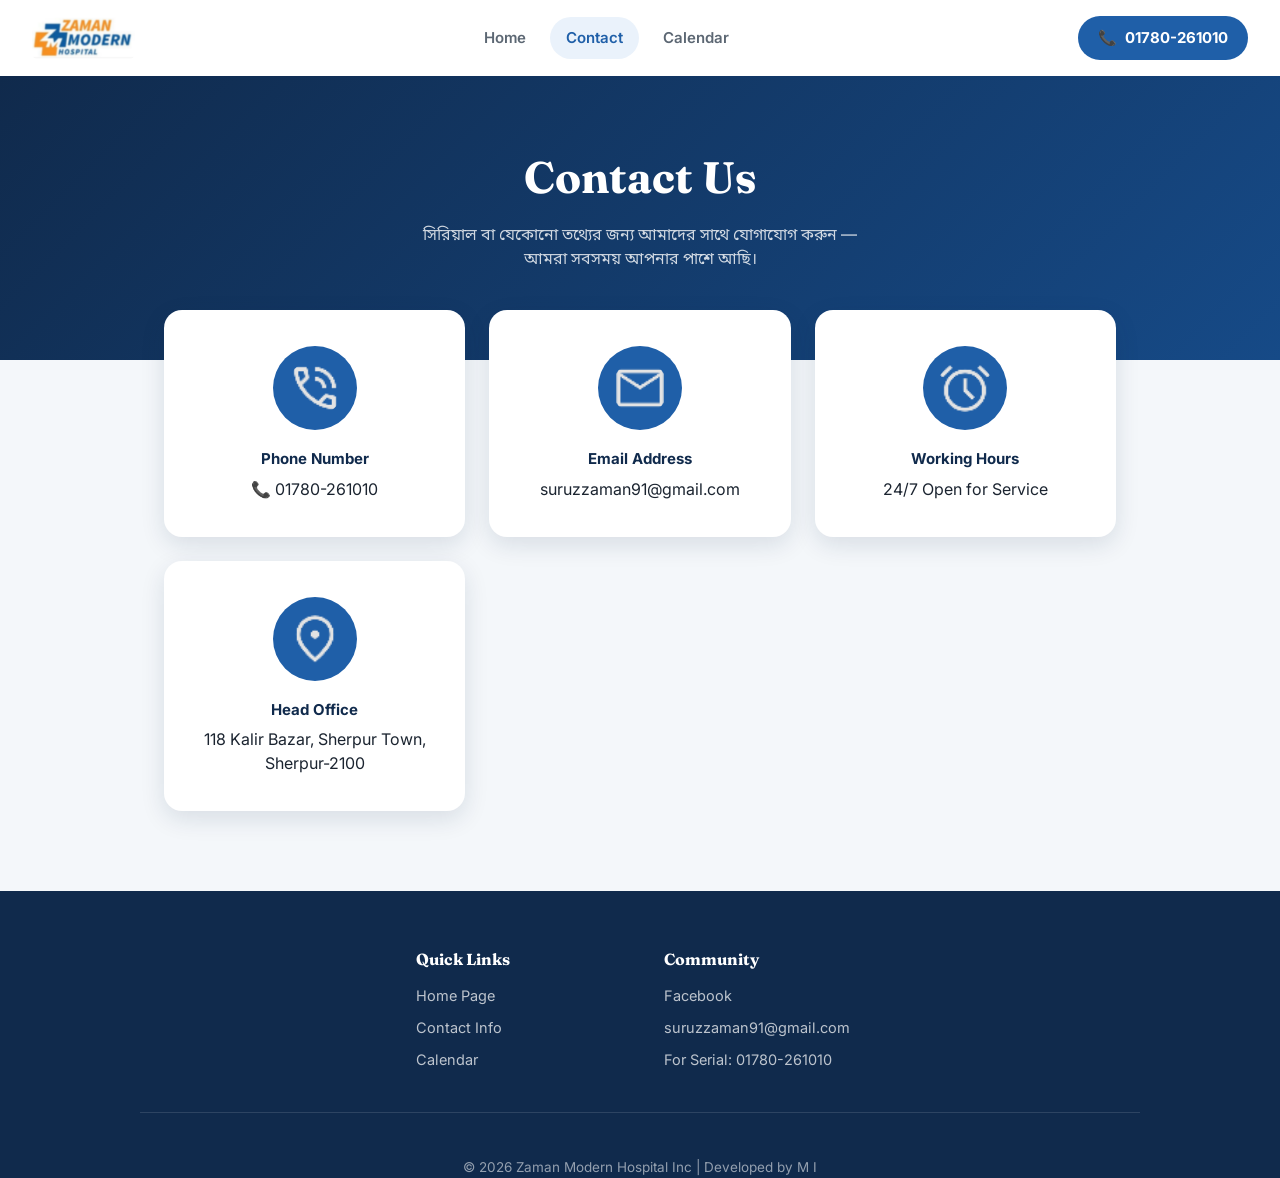
<file: contact (1).html>
<!DOCTYPE html>
<html lang="bn">
<head>
    <meta charset="UTF-8">
    <meta name="viewport" content="width=device-width, initial-scale=1.0">
    <title>Zaman Modern Hospital | Contact</title>
    <link rel="icon" type="image/png" href="favicon.png">
    <link rel="stylesheet" href="index.css">
    <link rel="preconnect" href="https://fonts.googleapis.com">
    <link rel="preconnect" href="https://fonts.gstatic.com" crossorigin>
    <link href="https://fonts.googleapis.com/css2?family=Fraunces:wght@500;600;700&family=Inter:wght@400;500;600;700&family=Noto+Sans+Bengali:wght@400;500;600;700&family=Noto+Serif+Bengali:wght@600;700&display=swap" rel="stylesheet">
</head>
<body class="body">
    <div class="bg-blur"></div>

    <div class="content">
        <nav class="nav">
            <div class="navdiv">
                <div class="logo"><a href="index.html"><img class="img" src="Untitled design (14).png" alt="Zaman Modern Hospital"></a></div>
            </div>

            <div class="nav-links-desktop">
                <a href="index.html">Home</a>
                <a href="contact.html" class="active">Contact</a>
                <a href="store.html">Calendar</a>
            </div>

            <div class="nav-right">
                <a class="nav-call" href="tel:01780261010">📞 <span>01780-261010</span></a>
            </div>
        </nav>

        <div class="sidebar-toggle" id="sidebarToggle">☰</div>

        <nav class="nav-list" id="sidebar">
            <li><a href="index.html">Home</a></li>
            <li><a href="contact.html" class="active">Contact</a></li>
            <li><a href="store.html">Calendar</a></li>
        </nav>

        <section class="contact-hero">
            <h1>Contact Us</h1>
            <p>সিরিয়াল বা যেকোনো তথ্যের জন্য আমাদের সাথে যোগাযোগ করুন — আমরা সবসময় আপনার পাশে আছি।</p>
        </section>

        <div class="contact-grid">

            <div class="independent">
                <div class="in-div-c">
                    <img class="phone" src="phone_in_talk_40dp_E3E3E3_FILL0_wght400_GRAD0_opsz40.png" alt="">
                    <p class="rank">Phone Number</p>
                    <p>📞 01780-261010</p>
                </div>
            </div>

            <div class="indepe">
                <div class="in-div-c1">
                    <img class="mail" src="mail_40dp_E3E3E3_FILL0_wght400_GRAD0_opsz40.png" alt="">
                    <p class="rank">Email Address</p>
                    <p>suruzzaman91@gmail.com</p>
                </div>
            </div>

            <div class="independent">
                <div class="in-div-c2">
                    <img class="phone" src="alarm_40dp_E3E3E3_FILL0_wght400_GRAD0_opsz40.png" alt="">
                    <p class="rank">Working Hours</p>
                    <p>24/7 Open for Service</p>
                </div>
            </div>

            <div class="indepe">
                <div class="in-div-c3">
                    <img class="mail" src="location_on_40dp_E3E3E3_FILL0_wght400_GRAD0_opsz40.png" alt="">
                    <p class="rank">Head Office</p>
                    <p>118 Kalir Bazar, Sherpur Town, Sherpur-2100</p>
                </div>
            </div>

        </div>

        <footer class="footer">
            <div class="supreme">
                <div class="div-li-z">
                    <p class="z-p">Quick Links</p>
                    <a href="index.html"><li class="li-z">Home Page</li></a>
                    <a href="contact.html"><li class="li-z">Contact Info</li></a>
                    <a href="store.html"><li class="li-z">Calendar</li></a>
                </div>

                <div class="div-li-z1">
                    <p class="z-p">Community</p>
                    <a href="https://www.facebook.com/zamanmodernhospital/?locale=bn_IN"><li class="li-z">Facebook</li></a>
                    <li class="li-z">suruzzaman91@gmail.com</li>
                    <li class="li-z">For Serial: 01780-261010</li>
                </div>
            </div>
        </footer>

        <div class="f-div">
            <p class="f-p">© 2026 Zaman Modern Hospital Inc | Developed by M I</p>
        </div>
    </div>

    <script>
        const toggle = document.getElementById("sidebarToggle");
        const sidebar = document.getElementById("sidebar");

        if (toggle && sidebar) {
            toggle.addEventListener("click", () => {
                sidebar.classList.toggle("open");
            });
        }
    </script>
</body>
</html>
</file>
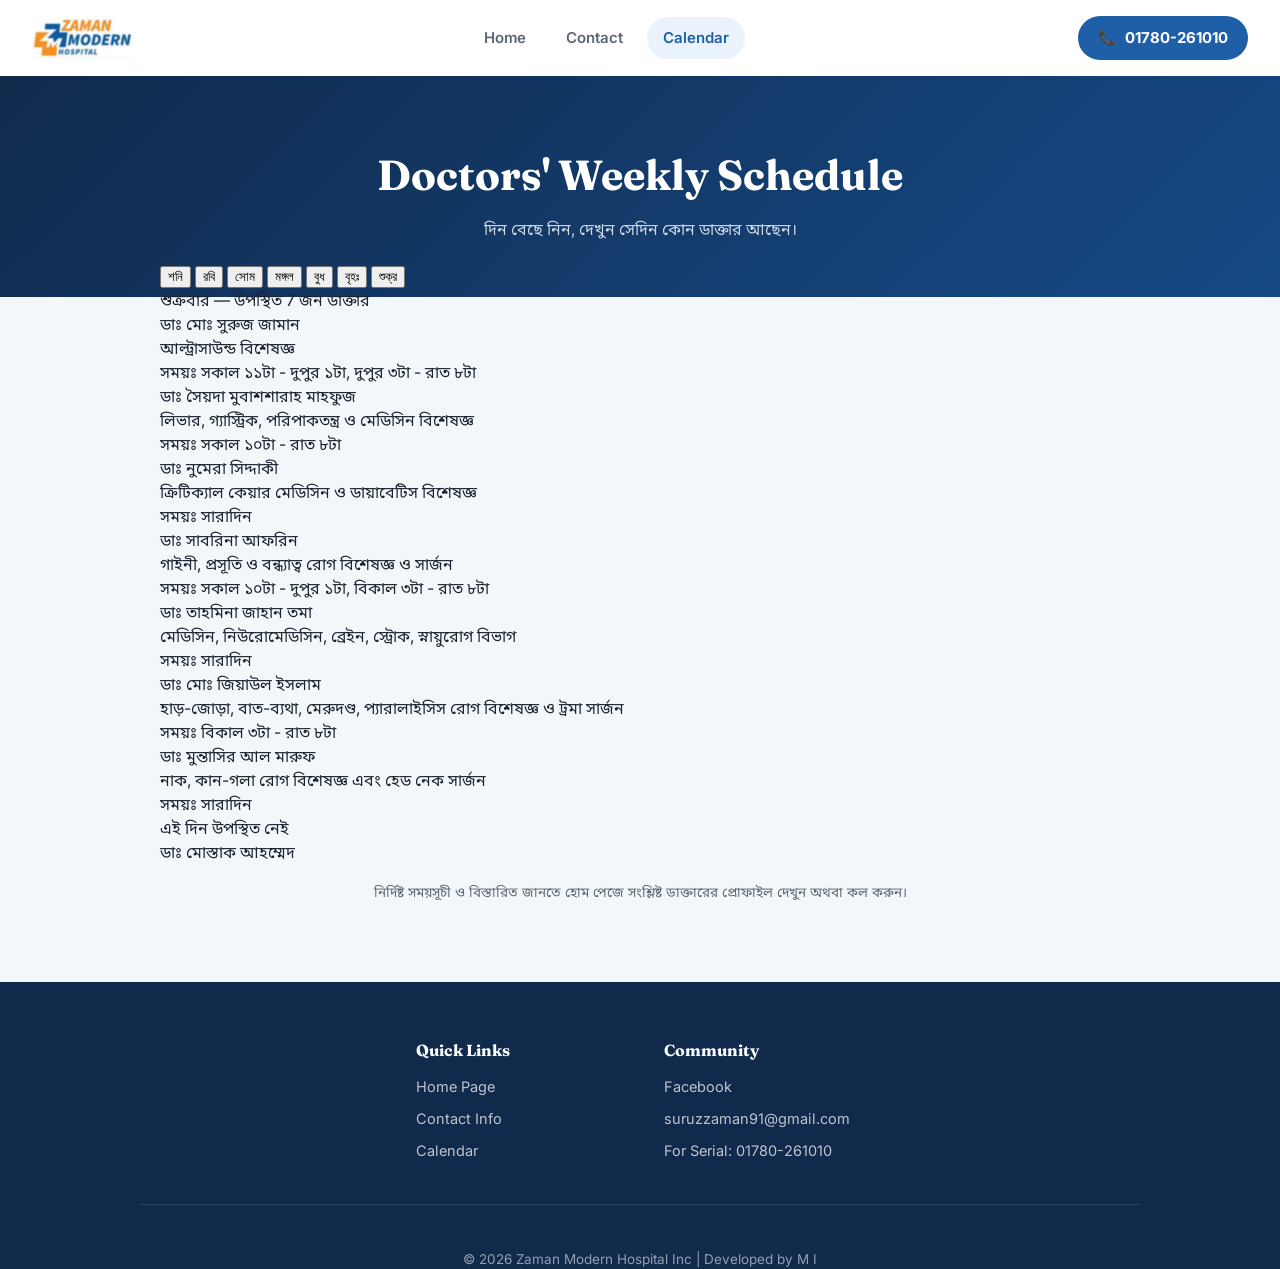
<file: store (1).html>
<!DOCTYPE html>
<html lang="bn">
<head>
    <meta charset="UTF-8">
    <meta name="viewport" content="width=device-width, initial-scale=1.0">
    <title>Zaman Modern Hospital | Calendar</title>
    <link rel="icon" type="image/png" href="favicon.png">
    <link rel="stylesheet" href="index.css">
    <link rel="preconnect" href="https://fonts.googleapis.com">
    <link rel="preconnect" href="https://fonts.gstatic.com" crossorigin>
    <link href="https://fonts.googleapis.com/css2?family=Fraunces:wght@500;600;700&family=Inter:wght@400;500;600;700&family=Noto+Sans+Bengali:wght@400;500;600;700&family=Noto+Serif+Bengali:wght@600;700&display=swap" rel="stylesheet">
</head>
<body class="body">
    <div class="bg-blur"></div>

    <div class="content">
        <nav class="nav">
            <div class="navdiv">
                <div class="logo"><a href="index.html"><img class="img" src="Untitled design (14).png" alt="Zaman Modern Hospital"></a></div>
            </div>

            <div class="nav-links-desktop">
                <a href="index.html">Home</a>
                <a href="contact.html">Contact</a>
                <a href="store.html" class="active">Calendar</a>
            </div>

            <div class="nav-right">
                <a class="nav-call" href="tel:01780261010">📞 <span>01780-261010</span></a>
            </div>
        </nav>

        <div class="sidebar-toggle" id="sidebarToggle">☰</div>

        <nav class="nav-list" id="sidebar">
            <li><a href="index.html">Home</a></li>
            <li><a href="contact.html">Contact</a></li>
            <li><a href="store.html" class="active">Calendar</a></li>
        </nav>

        <section class="schedule-hero">
            <h1>Doctors' Weekly Schedule</h1>
            <p>দিন বেছে নিন, দেখুন সেদিন কোন ডাক্তার আছেন।</p>
        </section>

        <div class="schedule-wrap">
            <div class="day-picker" id="dayPicker">
                <button type="button" class="day-btn" data-day="sat">শনি</button>
                <button type="button" class="day-btn" data-day="sun">রবি</button>
                <button type="button" class="day-btn" data-day="mon">সোম</button>
                <button type="button" class="day-btn" data-day="tue">মঙ্গল</button>
                <button type="button" class="day-btn" data-day="wed">বুধ</button>
                <button type="button" class="day-btn" data-day="thu">বৃহঃ</button>
                <button type="button" class="day-btn" data-day="fri">শুক্র</button>
            </div>

            <div class="day-list" id="dayList"></div>

            <p class="schedule-note">নির্দিষ্ট সময়সূচী ও বিস্তারিত জানতে হোম পেজে সংশ্লিষ্ট ডাক্তারের প্রোফাইল দেখুন অথবা কল করুন।</p>
        </div>

        <footer class="footer">
            <div class="supreme">
                <div class="div-li-z">
                    <p class="z-p">Quick Links</p>
                    <a href="index.html"><li class="li-z">Home Page</li></a>
                    <a href="contact.html"><li class="li-z">Contact Info</li></a>
                    <a href="store.html"><li class="li-z">Calendar</li></a>
                </div>

                <div class="div-li-z1">
                    <p class="z-p">Community</p>
                    <a href="https://www.facebook.com/zamanmodernhospital/?locale=bn_IN"><li class="li-z">Facebook</li></a>
                    <li class="li-z">suruzzaman91@gmail.com</li>
                    <li class="li-z">For Serial: 01780-261010</li>
                </div>
            </div>
        </footer>

        <div class="f-div">
            <p class="f-p">© 2026 Zaman Modern Hospital Inc | Developed by M I</p>
        </div>
    </div>

    <script>
        const toggle = document.getElementById("sidebarToggle");
        const sidebar = document.getElementById("sidebar");

        if (toggle && sidebar) {
            toggle.addEventListener("click", () => {
                sidebar.classList.toggle("open");
            });
        }

        const dayLabels = { sat: "শনিবার", sun: "রবিবার", mon: "সোমবার", tue: "মঙ্গলবার", wed: "বুধবার", thu: "বৃহস্পতিবার", fri: "শুক্রবার" };

        const doctors = [
            { name: "ডাঃ মোঃ সুরুজ জামান", dept: "আল্ট্রাসাউন্ড বিশেষজ্ঞ", color: "var(--dep-ultra)", time: "সকাল ১১টা - দুপুর ১টা, দুপুর ৩টা - রাত ৮টা", days: ["sat","sun","mon","tue","wed","thu","fri"] },
            { name: "ডাঃ মোস্তাক আহম্মেদ", dept: "হৃদরোগ ও মেডিসিন বিশেষজ্ঞ", color: "var(--dep-cardio)", time: "বিকাল ৩টা - রাত ৮টা", days: ["mon","tue","wed","thu"] },
            { name: "ডাঃ সৈয়দা মুবাশশারাহ মাহফুজ", dept: "লিভার, গ্যাস্ট্রিক, পরিপাকতন্ত্র ও মেডিসিন বিশেষজ্ঞ", color: "var(--dep-gastro)", time: "সকাল ১০টা - রাত ৮টা", days: ["fri"] },
            { name: "ডাঃ নুমেরা সিদ্দাকী", dept: "ক্রিটিক্যাল কেয়ার মেডিসিন ও ডায়াবেটিস বিশেষজ্ঞ", color: "var(--dep-critical)", time: "সারাদিন", days: ["fri"] },
            { name: "ডাঃ সাবরিনা আফরিন", dept: "গাইনী, প্রসূতি ও বন্ধ্যাত্ব রোগ বিশেষজ্ঞ ও সার্জন", color: "var(--dep-gyn)", time: "সকাল ১০টা - দুপুর ১টা, বিকাল ৩টা - রাত ৮টা", days: ["sat","sun","mon","tue","wed","thu","fri"] },
            { name: "ডাঃ তাহমিনা জাহান তমা", dept: "মেডিসিন, নিউরোমেডিসিন, ব্রেইন, স্ট্রোক, স্নায়ুরোগ বিভাগ", color: "var(--dep-neuro)", time: "সারাদিন", days: ["fri"] },
            { name: "ডাঃ মোঃ জিয়াউল ইসলাম", dept: "হাড়-জোড়া, বাত-ব্যথা, মেরুদণ্ড, প্যারালাইসিস রোগ বিশেষজ্ঞ ও ট্রমা সার্জন", color: "var(--dep-ortho)", time: "বিকাল ৩টা - রাত ৮টা", days: ["sat","sun","mon","tue","wed","thu","fri"] },
            { name: "ডাঃ মুন্তাসির আল মারুফ", dept: "নাক, কান-গলা রোগ বিশেষজ্ঞ এবং হেড নেক সার্জন", color: "var(--dep-ent)", time: "সারাদিন", days: ["fri"] }
        ];

        const dayBtns = document.querySelectorAll(".day-btn");
        const dayList = document.getElementById("dayList");

        function renderDay(day) {
            dayBtns.forEach(b => b.classList.toggle("active", b.dataset.day === day));

            const present = doctors.filter(d => d.days.includes(day));
            const absent = doctors.filter(d => !d.days.includes(day));

            let html = `<p class="day-list-heading">${dayLabels[day]} — উপস্থিত ${present.length} জন ডাক্তার</p>`;

            html += present.map(d => `
                <div class="doc-row">
                    <span class="doc-row-dot" style="background:${d.color}"></span>
                    <div class="doc-row-text">
                        <p class="doc-row-name">${d.name}</p>
                        <p class="doc-row-dept">${d.dept}</p>
                        <p class="doc-row-time">সময়ঃ ${d.time}</p>
                    </div>
                </div>
            `).join("");

            if (absent.length) {
                html += `<p class="day-list-absent-heading">এই দিন উপস্থিত নেই</p>`;
                html += `<p class="day-list-absent-names">${absent.map(d => d.name).join(" · ")}</p>`;
            }

            dayList.innerHTML = html;
        }

        dayBtns.forEach(btn => {
            btn.addEventListener("click", () => renderDay(btn.dataset.day));
        });

        const jsDayMap = ["sun","mon","tue","wed","thu","fri","sat"];
        renderDay(jsDayMap[new Date().getDay()]);
    </script>
</body>
</html>
</file>
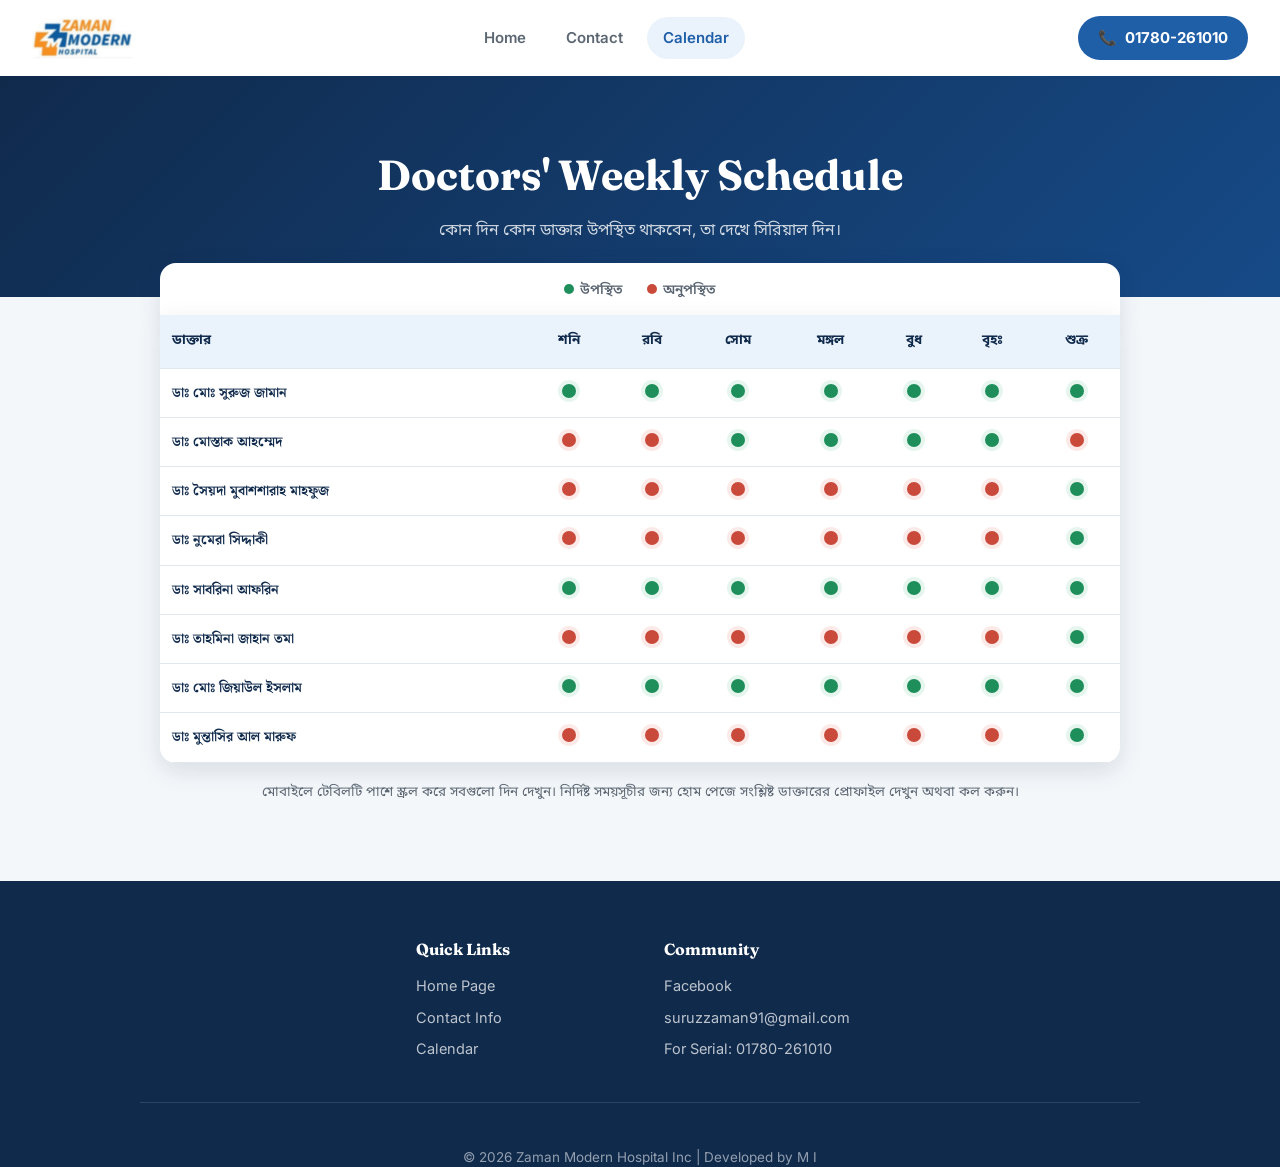
<file: store.html>
<!DOCTYPE html>
<html lang="bn">
<head>
    <meta charset="UTF-8">
    <meta name="viewport" content="width=device-width, initial-scale=1.0">
    <title>Zaman Modern Hospital | Calendar</title>
    <link rel="icon" type="image/png" href="favicon.png">
    <link rel="stylesheet" href="index.css">
    <link rel="preconnect" href="https://fonts.googleapis.com">
    <link rel="preconnect" href="https://fonts.gstatic.com" crossorigin>
    <link href="https://fonts.googleapis.com/css2?family=Fraunces:wght@500;600;700&family=Inter:wght@400;500;600;700&family=Noto+Sans+Bengali:wght@400;500;600;700&family=Noto+Serif+Bengali:wght@600;700&display=swap" rel="stylesheet">
</head>
<body class="body">
    <div class="bg-blur"></div>

    <div class="content">
        <nav class="nav">
            <div class="navdiv">
                <div class="logo"><a href="index.html"><img class="img" src="Untitled design (14).png" alt="Zaman Modern Hospital"></a></div>
            </div>

            <div class="nav-links-desktop">
                <a href="index.html">Home</a>
                <a href="contact.html">Contact</a>
                <a href="store.html" class="active">Calendar</a>
            </div>

            <div class="nav-right">
                <a class="nav-call" href="tel:01780261010">📞 <span>01780-261010</span></a>
            </div>
        </nav>

        <div class="sidebar-toggle" id="sidebarToggle">☰</div>

        <nav class="nav-list" id="sidebar">
            <li><a href="index.html">Home</a></li>
            <li><a href="contact.html">Contact</a></li>
            <li><a href="store.html" class="active">Calendar</a></li>
        </nav>

        <section class="schedule-hero">
            <h1>Doctors' Weekly Schedule</h1>
            <p>কোন দিন কোন ডাক্তার উপস্থিত থাকবেন, তা দেখে সিরিয়াল দিন।</p>
        </section>

        <div class="schedule-wrap">
            <div class="schedule-legend">
                <span><span class="legend-dot green"></span>উপস্থিত</span>
                <span><span class="legend-dot red"></span>অনুপস্থিত</span>
            </div>

            <div class="schedule-table-scroll">
                <table class="schedule-table">
                    <thead>
                        <tr>
                            <th>ডাক্তার</th>
                            <th>শনি</th>
                            <th>রবি</th>
                            <th>সোম</th>
                            <th>মঙ্গল</th>
                            <th>বুধ</th>
                            <th>বৃহঃ</th>
                            <th>শুক্র</th>
                        </tr>
                    </thead>
                    <tbody>
                        <tr>
                            <td class="doc-name">ডাঃ মোঃ সুরুজ জামান</td>
                            <td><span class="status-dot green"></span></td>
                            <td><span class="status-dot green"></span></td>
                            <td><span class="status-dot green"></span></td>
                            <td><span class="status-dot green"></span></td>
                            <td><span class="status-dot green"></span></td>
                            <td><span class="status-dot green"></span></td>
                            <td><span class="status-dot green"></span></td>
                        </tr>
                        <tr>
                            <td class="doc-name">ডাঃ মোস্তাক আহম্মেদ</td>
                            <td><span class="status-dot red"></span></td>
                            <td><span class="status-dot red"></span></td>
                            <td><span class="status-dot green"></span></td>
                            <td><span class="status-dot green"></span></td>
                            <td><span class="status-dot green"></span></td>
                            <td><span class="status-dot green"></span></td>
                            <td><span class="status-dot red"></span></td>
                        </tr>
                        <tr>
                            <td class="doc-name">ডাঃ সৈয়দা মুবাশশারাহ মাহফুজ</td>
                            <td><span class="status-dot red"></span></td>
                            <td><span class="status-dot red"></span></td>
                            <td><span class="status-dot red"></span></td>
                            <td><span class="status-dot red"></span></td>
                            <td><span class="status-dot red"></span></td>
                            <td><span class="status-dot red"></span></td>
                            <td><span class="status-dot green"></span></td>
                        </tr>
                        <tr>
                            <td class="doc-name">ডাঃ নুমেরা সিদ্দাকী</td>
                            <td><span class="status-dot red"></span></td>
                            <td><span class="status-dot red"></span></td>
                            <td><span class="status-dot red"></span></td>
                            <td><span class="status-dot red"></span></td>
                            <td><span class="status-dot red"></span></td>
                            <td><span class="status-dot red"></span></td>
                            <td><span class="status-dot green"></span></td>
                        </tr>
                        <tr>
                            <td class="doc-name">ডাঃ সাবরিনা আফরিন</td>
                            <td><span class="status-dot green"></span></td>
                            <td><span class="status-dot green"></span></td>
                            <td><span class="status-dot green"></span></td>
                            <td><span class="status-dot green"></span></td>
                            <td><span class="status-dot green"></span></td>
                            <td><span class="status-dot green"></span></td>
                            <td><span class="status-dot green"></span></td>
                        </tr>
                        <tr>
                            <td class="doc-name">ডাঃ তাহমিনা জাহান তমা</td>
                            <td><span class="status-dot red"></span></td>
                            <td><span class="status-dot red"></span></td>
                            <td><span class="status-dot red"></span></td>
                            <td><span class="status-dot red"></span></td>
                            <td><span class="status-dot red"></span></td>
                            <td><span class="status-dot red"></span></td>
                            <td><span class="status-dot green"></span></td>
                        </tr>
                        <tr>
                            <td class="doc-name">ডাঃ মোঃ জিয়াউল ইসলাম</td>
                            <td><span class="status-dot green"></span></td>
                            <td><span class="status-dot green"></span></td>
                            <td><span class="status-dot green"></span></td>
                            <td><span class="status-dot green"></span></td>
                            <td><span class="status-dot green"></span></td>
                            <td><span class="status-dot green"></span></td>
                            <td><span class="status-dot green"></span></td>
                        </tr>
                        <tr>
                            <td class="doc-name">ডাঃ মুন্তাসির আল মারুফ</td>
                            <td><span class="status-dot red"></span></td>
                            <td><span class="status-dot red"></span></td>
                            <td><span class="status-dot red"></span></td>
                            <td><span class="status-dot red"></span></td>
                            <td><span class="status-dot red"></span></td>
                            <td><span class="status-dot red"></span></td>
                            <td><span class="status-dot green"></span></td>
                        </tr>
                    </tbody>
                </table>
            </div>
            <p class="schedule-note">মোবাইলে টেবিলটি পাশে স্ক্রল করে সবগুলো দিন দেখুন। নির্দিষ্ট সময়সূচীর জন্য হোম পেজে সংশ্লিষ্ট ডাক্তারের প্রোফাইল দেখুন অথবা কল করুন।</p>
        </div>

        <footer class="footer">
            <div class="supreme">
                <div class="div-li-z">
                    <p class="z-p">Quick Links</p>
                    <a href="index.html"><li class="li-z">Home Page</li></a>
                    <a href="contact.html"><li class="li-z">Contact Info</li></a>
                    <a href="store.html"><li class="li-z">Calendar</li></a>
                </div>

                <div class="div-li-z1">
                    <p class="z-p">Community</p>
                    <a href="https://www.facebook.com/zamanmodernhospital/?locale=bn_IN"><li class="li-z">Facebook</li></a>
                    <li class="li-z">suruzzaman91@gmail.com</li>
                    <li class="li-z">For Serial: 01780-261010</li>
                </div>
            </div>
        </footer>

        <div class="f-div">
            <p class="f-p">© 2026 Zaman Modern Hospital Inc | Developed by M I</p>
        </div>
    </div>

    <script>
        const toggle = document.getElementById("sidebarToggle");
        const sidebar = document.getElementById("sidebar");

        if (toggle && sidebar) {
            toggle.addEventListener("click", () => {
                sidebar.classList.toggle("open");
            });
        }
    </script>
</body>
</html>
</file>
<file: index.css>
/* =========================================================
   Zaman Modern Hospital — stylesheet
   ========================================================= */

:root {
  /* Color */
  --navy: #102A4C;
  --blue: #1F5FA8;
  --blue-dark: #164A87;
  --blue-tint: #EAF2FB;
  --bg: #F4F7FA;
  --white: #FFFFFF;
  --ink: #1B2430;
  --ink-soft: #5C6773;
  --line: #E1E7EF;
  --green: #1E8E5A;
  --green-tint: #E6F6EE;
  --red: #C94A3B;
  --red-tint: #FBEAE8;

  /* Department accent colors (ribbon tags) */
  --dep-ultra: #1F5FA8;
  --dep-cardio: #C24236;
  --dep-gastro: #1E8E5A;
  --dep-critical: #7A56B8;
  --dep-gyn: #C15A82;
  --dep-neuro: #A8791E;
  --dep-ortho: #2E7096;
  --dep-ent: #1E8E8E;

  /* Type */
  --font-display: "Fraunces", "Noto Serif Bengali", serif;
  --font-body: "Inter", "Noto Sans Bengali", sans-serif;

  --shadow-sm: 0 1px 3px rgba(16, 42, 76, 0.08);
  --shadow-md: 0 8px 24px rgba(16, 42, 76, 0.12);
  --shadow-lg: 0 20px 50px rgba(16, 42, 76, 0.18);
}

* {
  box-sizing: border-box;
}

html {
  scroll-behavior: smooth;
}

body {
  margin: 0;
  background: var(--bg);
  color: var(--ink);
  font-family: var(--font-body);
  line-height: 1.5;
  -webkit-font-smoothing: antialiased;
}

a {
  text-decoration: none;
  color: inherit;
}

img {
  max-width: 100%;
  display: block;
}

ul, li {
  list-style: none;
  margin: 0;
  padding: 0;
}

p {
  margin: 0;
}

h1, h2, h3 {
  font-family: var(--font-display);
  margin: 0;
  color: var(--navy);
}

/* remove leftover full-page background image approach */
.bg-blur {
  display: none;
}

.content {
  padding-top: 76px;
}

/* =========================================================
   NAVBAR
   ========================================================= */

.nav {
  background-color: var(--white);
  height: 76px;
  display: flex;
  align-items: center;
  justify-content: space-between;
  padding: 0 32px;
  position: fixed;
  top: 0;
  left: 0;
  right: 0;
  z-index: 1000;
  width: 100%;
  box-shadow: var(--shadow-sm);
}

.navdiv {
  display: flex;
  align-items: center;
}

.logo a {
  display: flex;
  align-items: center;
}

.logo .img {
  height: 42px;
  width: auto;
  border-radius: 6px;
}

.img:hover {
  border: none;
  margin-top: 0;
}

.nav > p {
  display: none;
}

.nav-call {
  display: inline-flex;
  align-items: center;
  gap: 8px;
  background: var(--blue);
  color: var(--white);
  font-weight: 700;
  font-size: 15px;
  padding: 11px 20px;
  border-radius: 100px;
  white-space: nowrap;
  transition: background 0.2s ease, transform 0.2s ease;
}

.nav-call:hover {
  background: var(--blue-dark);
  transform: translateY(-1px);
}

.nav-links-desktop {
  display: none;
}

@media (min-width: 900px) {
  .nav-links-desktop {
    display: flex;
    gap: 8px;
    align-items: center;
  }
  .nav-links-desktop a {
    padding: 10px 16px;
    border-radius: 100px;
    font-weight: 600;
    color: var(--ink-soft);
    font-size: 15px;
    transition: 0.2s ease;
  }
  .nav-links-desktop a:hover {
    background: var(--blue-tint);
    color: var(--blue);
  }
  .nav-links-desktop a.active {
    background: var(--blue-tint);
    color: var(--blue);
  }
}

.nav-right {
  display: flex;
  align-items: center;
  gap: 24px;
}

/* Sidebar / mobile drawer */
.sidebar-toggle {
  display: flex;
  align-items: center;
  justify-content: center;
  font-size: 22px;
  color: var(--navy);
  background: var(--blue-tint);
  width: 44px;
  height: 44px;
  border-radius: 10px;
  cursor: pointer;
  position: fixed;
  top: 16px;
  right: 16px;
  z-index: 2000;
}

@media (min-width: 900px) {
  .sidebar-toggle {
    display: none;
  }
}

.nav-list {
  background-color: var(--navy);
  width: 240px;
  height: 100vh;
  position: fixed;
  z-index: 1999;
  right: 0;
  top: 0;
  transform: translateX(100%);
  transition: transform 0.3s ease;
  text-align: left;
  padding-top: 100px;
  box-shadow: var(--shadow-lg);
}

.nav-list.open {
  transform: translateX(0);
}

.nav-list li {
  margin-top: 6px;
  padding: 0 16px;
}

.nav-list li a {
  display: block;
  padding: 14px 16px;
  color: rgba(255, 255, 255, 0.85);
  font-weight: 700;
  border-radius: 10px;
  transition: 0.15s;
}

.nav-list li a:hover {
  background-color: rgba(255, 255, 255, 0.08);
}

.nav-list li a.active {
  color: var(--white);
  background-color: var(--blue);
}

@media (min-width: 900px) {
  .nav-list {
    display: none;
  }
}

.overlay {
  display: none;
  position: fixed;
  inset: 0;
  background: rgba(16, 42, 76, 0.4);
  z-index: 1500;
}

.loader {
  display: none;
}

/* =========================================================
   HERO
   ========================================================= */

.filers-div, .div-s, .button-div {
  display: none; /* replaced by .hero markup below via CSS-only reuse */
}

.hero {
  position: relative;
  min-height: 640px;
  display: flex;
  align-items: flex-end;
  background-image:
    linear-gradient(180deg, rgba(10, 26, 48, 0.35) 0%, rgba(8, 20, 38, 0.55) 55%, rgba(6, 15, 30, 0.88) 100%),
    url("Jaman_Clinic.png");
  background-size: cover;
  background-position: center;
  background-repeat: no-repeat;
}

.hero-inner {
  position: relative;
  z-index: 1;
  max-width: 720px;
  padding: 64px 32px 72px;
  color: var(--white);
}

.hero-eyebrow {
  display: inline-block;
  background: rgba(255, 255, 255, 0.14);
  border: 1px solid rgba(255, 255, 255, 0.3);
  backdrop-filter: blur(4px);
  color: var(--white);
  font-size: 13px;
  font-weight: 700;
  letter-spacing: 0.06em;
  padding: 7px 16px;
  border-radius: 100px;
  margin-bottom: 20px;
}

.hero h1 {
  color: var(--white);
  font-size: clamp(38px, 7vw, 62px);
  line-height: 1.08;
  font-weight: 600;
  margin-bottom: 16px;
}

.hero-sub {
  font-size: clamp(17px, 2.4vw, 21px);
  font-family: "Noto Sans Bengali", var(--font-body);
  color: rgba(255, 255, 255, 0.92);
  max-width: 520px;
  margin-bottom: 32px;
}

.hero-actions {
  display: flex;
  flex-wrap: wrap;
  gap: 14px;
}

.btn-primary, .btn-ghost {
  display: inline-flex;
  align-items: center;
  gap: 10px;
  padding: 15px 28px;
  border-radius: 100px;
  font-weight: 700;
  font-size: 16px;
  border: none;
  cursor: pointer;
  transition: 0.2s ease;
  font-family: var(--font-body);
}

.btn-primary {
  background: var(--white);
  color: var(--blue-dark);
  box-shadow: var(--shadow-md);
}

.btn-primary:hover {
  transform: translateY(-2px);
  box-shadow: var(--shadow-lg);
}

.btn-ghost {
  background: transparent;
  color: var(--white);
  border: 1.5px solid rgba(255, 255, 255, 0.55);
}

.btn-ghost:hover {
  background: rgba(255, 255, 255, 0.12);
}

.fliers-but {
  display: inline-flex;
  align-items: center;
  gap: 10px;
  padding: 15px 28px;
  border-radius: 100px;
  font-weight: 700;
  font-size: 16px;
  border: none;
  cursor: pointer;
  background: var(--white);
  color: var(--blue-dark);
  box-shadow: var(--shadow-md);
}

/* =========================================================
   SECTIONS / HEADINGS
   ========================================================= */

.section {
  max-width: 1180px;
  margin: 0 auto;
  padding: 88px 24px 24px;
}

.section-head {
  text-align: center;
  max-width: 640px;
  margin: 0 auto 48px;
}

.section-eyebrow {
  color: var(--blue);
  font-weight: 700;
  font-size: 13px;
  letter-spacing: 0.08em;
  text-transform: uppercase;
  margin-bottom: 10px;
  display: block;
}

.hs {
  display: none;
}

.contact-us1, .contact-us {
  display: none;
}

.real-text1, .real-text {
  display: none;
}

/* =========================================================
   DOCTOR CARDS
   ========================================================= */

.leader {
  display: grid;
  grid-template-columns: repeat(auto-fit, minmax(280px, 1fr));
  gap: 28px;
  max-width: 1180px;
  margin: 0 auto;
  padding: 0 24px 40px;
}

.independent, .indepe, .indep {
  display: contents;
}

.in-div, .in-div1, .in-div2, .in-div-fix, .in-div-fix1 {
  background: var(--white);
  border-radius: 18px;
  padding: 0 0 24px;
  box-shadow: var(--shadow-sm);
  transition: transform 0.25s ease, box-shadow 0.25s ease;
  overflow: hidden;
  display: flex;
  flex-direction: column;
  align-items: center;
  text-align: center;
  margin-top: 0;
  min-height: 0;
}

.in-div:hover, .in-div1:hover, .in-div2:hover, .in-div-fix:hover, .in-div-fix1:hover {
  transform: translateY(-6px);
  box-shadow: var(--shadow-md);
}

.special-div {
  align-self: flex-start;
  margin: 0 0 -34px 20px;
  background: var(--dep-ultra);
  border-radius: 100px;
  width: auto;
  max-width: calc(100% - 40px);
  padding: 9px 16px;
  position: relative;
  z-index: 2;
  box-shadow: 0 4px 10px rgba(0, 0, 0, 0.18);
}

.special {
  color: var(--white);
  font-family: "Noto Sans Bengali", var(--font-body);
  font-size: 12.5px;
  font-weight: 700;
  line-height: 1.3;
}

.leader .independent:nth-of-type(1) .special-div { background: var(--dep-ultra); }
.leader .indepe:nth-of-type(2) .special-div { background: var(--dep-cardio); }
.leader .indep:nth-of-type(3) .special-div { background: var(--dep-gastro); }
.leader .indep:nth-of-type(4) .special-div { background: var(--dep-critical); }
.leader .independent:nth-of-type(5) .special-div { background: var(--dep-gyn); }
.leader .indepe:nth-of-type(6) .special-div { background: var(--dep-neuro); }
.leader .indep:nth-of-type(7) .special-div { background: var(--dep-ortho); }
.leader .indep:nth-of-type(8) .special-div { background: var(--dep-ent); }

.night, .core-pic, .phantom {
  width: 100%;
  height: 230px;
  object-fit: cover;
  object-position: top center;
  margin-top: 0;
}

.rank-name {
  font-family: "Noto Serif Bengali", var(--font-display);
  font-size: 19px;
  font-weight: 700;
  color: var(--navy);
  margin: 18px 20px 6px;
}

.rank {
  font-family: "Noto Sans Bengali", var(--font-body);
  font-size: 13.5px;
  color: var(--ink-soft);
  margin: 0 20px 4px;
  line-height: 1.5;
}

.rank1 {
  font-family: "Noto Sans Bengali", var(--font-body);
  font-size: 13px;
  color: var(--ink-soft);
  margin: 0 20px 3px;
  line-height: 1.55;
}

.rank1:last-child {
  margin-top: 10px;
  padding-top: 10px;
  border-top: 1px dashed var(--line);
  color: var(--blue-dark);
  font-weight: 600;
}

/* =========================================================
   FOLLOW / SOCIAL
   ========================================================= */

.follows-div {
  max-width: 1180px;
  margin: 8px auto 64px;
  padding: 40px 24px;
  background: var(--blue-tint);
  border-radius: 22px;
  display: flex;
  flex-direction: column;
  align-items: center;
  gap: 18px;
  text-align: center;
}

.follows {
  font-family: var(--font-display);
  font-size: 24px;
  color: var(--navy);
  font-weight: 600;
}

.image-container {
  position: relative;
  display: inline-block;
  overflow: hidden;
  border-radius: 100px;
  box-shadow: var(--shadow-sm);
  transition: transform 0.2s ease;
}

.image-container:hover {
  transform: scale(1.06);
}

.image-container img {
  width: 56px;
  height: 56px;
  display: block;
}

/* =========================================================
   FOOTER
   ========================================================= */

.footer {
  padding: 56px 24px 24px;
  background-color: var(--navy);
  display: block;
  height: auto;
  margin-top: 0;
}

.supreme {
  max-width: 1000px;
  margin: 0 auto;
  display: flex;
  flex-wrap: wrap;
  gap: 48px;
  justify-content: center;
  text-align: left;
  padding-bottom: 32px;
  border-bottom: 1px solid rgba(255, 255, 255, 0.12);
}

.div-li-z, .div-li-z1 {
  min-width: 200px;
  margin-left: 0;
}

.z-p {
  color: var(--white);
  font-weight: 700;
  font-size: 16px;
  margin-bottom: 14px;
  font-family: var(--font-display);
}

.li-z {
  color: rgba(255, 255, 255, 0.72);
  font-size: 14.5px;
  margin-bottom: 10px;
  transition: color 0.15s;
}

a .li-z:hover, .li-z:hover {
  color: var(--white);
}

.f-div {
  text-align: center;
  padding-top: 20px;
  background: var(--navy);
}

.f-p {
  font-size: 13.5px;
  color: rgba(255, 255, 255, 0.55);
  margin: 0;
  white-space: normal;
  font-family: var(--font-body);
  font-weight: 400;
}

/* =========================================================
   CONTACT PAGE
   ========================================================= */

.contact-hero {
  background: linear-gradient(135deg, var(--navy), var(--blue-dark));
  padding: 68px 24px 90px;
  text-align: center;
}

.contact-hero h1 {
  color: var(--white);
  font-size: clamp(32px, 5vw, 44px);
  margin-bottom: 12px;
}

.contact-hero p {
  color: rgba(255, 255, 255, 0.8);
  font-size: 16px;
  max-width: 480px;
  margin: 0 auto;
}

.contact-grid {
  max-width: 1000px;
  margin: -50px auto 80px;
  padding: 0 24px;
  display: grid;
  grid-template-columns: repeat(auto-fit, minmax(240px, 1fr));
  gap: 24px;
}

.in-div-c, .in-div-c1, .in-div-c2, .in-div-c3 {
  background: var(--white);
  border-radius: 18px;
  padding: 36px 24px;
  box-shadow: var(--shadow-md);
  display: flex;
  flex-direction: column;
  align-items: center;
  text-align: center;
  height: auto;
  margin-top: 0;
  transition: transform 0.2s ease;
}

.in-div-c:hover, .in-div-c1:hover, .in-div-c2:hover, .in-div-c3:hover {
  transform: translateY(-6px);
  box-shadow: var(--shadow-lg);
}

.in-div-c p, .in-div-c1 p, .in-div-c2 p, .in-div-c3 p {
  width: auto;
  line-height: 1.5;
  color: var(--ink);
  font-family: var(--font-body);
}

.in-div-c .rank, .in-div-c1 .rank, .in-div-c2 .rank, .in-div-c3 .rank {
  font-weight: 700;
  color: var(--navy);
  font-size: 15px;
  margin-bottom: 6px;
}

.phone, .mail {
  width: 56px;
  height: 56px;
  margin: 0 0 18px;
  padding: 14px;
  background: var(--blue);
  border-radius: 100px;
  box-sizing: content-box;
}

/* =========================================================
   CALENDAR / SCHEDULE PAGE (store.html)
   ========================================================= */

.schedule-hero {
  background: linear-gradient(135deg, var(--navy), var(--blue-dark));
  padding: 68px 24px 56px;
  text-align: center;
}

.schedule-hero h1 {
  color: var(--white);
  font-size: clamp(30px, 5vw, 42px);
}

.schedule-hero p {
  color: rgba(255, 255, 255, 0.8);
  margin-top: 10px;
}

.schedule-wrap {
  max-width: 1000px;
  margin: -34px auto 80px;
  padding: 0 20px;
}

.schedule-legend {
  display: flex;
  justify-content: center;
  gap: 24px;
  background: var(--white);
  border-radius: 16px 16px 0 0;
  padding: 16px;
  box-shadow: var(--shadow-md);
  font-size: 13.5px;
  font-weight: 600;
  color: var(--ink-soft);
}

.legend-dot {
  display: inline-block;
  width: 10px;
  height: 10px;
  border-radius: 50%;
  margin-right: 6px;
}

.legend-dot.green { background: var(--green); }
.legend-dot.red { background: var(--red); }

.schedule-table-scroll {
  overflow-x: auto;
  background: var(--white);
  border-radius: 0 0 16px 16px;
  box-shadow: var(--shadow-md);
  -webkit-overflow-scrolling: touch;
}

table.schedule-table {
  border-collapse: collapse;
  width: 100%;
  min-width: 720px;
}

.schedule-table th, .schedule-table td {
  padding: 14px 12px;
  text-align: center;
  border-bottom: 1px solid var(--line);
  font-size: 13.5px;
}

.schedule-table thead th {
  background: var(--blue-tint);
  color: var(--navy);
  font-family: "Noto Sans Bengali", var(--font-body);
  font-weight: 700;
  font-size: 13.5px;
  padding-top: 16px;
  padding-bottom: 16px;
}

.schedule-table thead th:first-child,
.schedule-table td.doc-name {
  text-align: left;
  position: sticky;
  left: 0;
  background: var(--white);
  z-index: 1;
}

.schedule-table thead th:first-child {
  background: var(--blue-tint);
  z-index: 2;
}

td.doc-name {
  font-family: "Noto Serif Bengali", var(--font-display);
  font-weight: 700;
  color: var(--navy);
  min-width: 200px;
}

.status-dot {
  display: inline-flex;
  width: 14px;
  height: 14px;
  border-radius: 50%;
}

.status-dot.green { background: var(--green); box-shadow: 0 0 0 4px var(--green-tint); }
.status-dot.red { background: var(--red); box-shadow: 0 0 0 4px var(--red-tint); }

.schedule-note {
  text-align: center;
  color: var(--ink-soft);
  font-size: 13.5px;
  margin-top: 18px;
}

/* =========================================================
   RESPONSIVE
   ========================================================= */

@media (max-width: 640px) {
  .nav {
    padding: 0 16px;
  }
  .logo .img {
    height: 34px;
  }
  .nav-call span {
    display: none;
  }
  .nav-call {
    padding: 11px 14px;
  }
  .hero {
    min-height: 560px;
  }
  .hero-inner {
    padding: 40px 20px 48px;
  }
  .section {
    padding: 56px 16px 16px;
  }
  .leader {
    grid-template-columns: 1fr;
    padding: 0 16px 16px;
  }
  .contact-grid {
    margin-top: -34px;
  }
}

/* =========================================================
   24/7 BABY DELIVERY BANNER
   ========================================================= */

.delivery-banner {
  background: linear-gradient(120deg, var(--dep-gyn), #9c3f68);
  margin-top: -6px;
  position: relative;
  z-index: 2;
}

.delivery-inner {
  max-width: 1180px;
  margin: 0 auto;
  padding: 26px 24px;
  display: flex;
  align-items: center;
  gap: 22px;
}

.delivery-icon {
  flex: none;
  width: 56px;
  height: 56px;
  display: flex;
  align-items: center;
  justify-content: center;
  font-size: 28px;
  background: rgba(255, 255, 255, 0.16);
  border-radius: 100px;
}

.delivery-text {
  flex: 1;
  min-width: 0;
}

.delivery-tag {
  display: inline-block;
  color: rgba(255, 255, 255, 0.85);
  font-weight: 700;
  font-size: 12px;
  letter-spacing: 0.06em;
  text-transform: uppercase;
  margin-bottom: 4px;
}

.delivery-text h2 {
  color: var(--white);
  font-family: "Noto Serif Bengali", var(--font-display);
  font-size: clamp(20px, 3vw, 26px);
  font-weight: 700;
  margin-bottom: 4px;
}

.delivery-text p {
  color: rgba(255, 255, 255, 0.92);
  font-family: "Noto Sans Bengali", var(--font-body);
  font-size: 14.5px;
  line-height: 1.5;
  max-width: 560px;
}

.delivery-cta {
  flex: none;
  display: inline-flex;
  align-items: center;
  gap: 8px;
  background: var(--white);
  color: #9c3f68;
  font-weight: 700;
  font-size: 15px;
  padding: 13px 22px;
  border-radius: 100px;
  white-space: nowrap;
  box-shadow: var(--shadow-md);
  transition: transform 0.2s ease;
}

.delivery-cta:hover {
  transform: translateY(-2px);
}

@media (max-width: 720px) {
  .delivery-inner {
    flex-wrap: wrap;
    padding: 22px 20px;
  }
  .delivery-icon {
    width: 44px;
    height: 44px;
    font-size: 22px;
  }
  .delivery-cta {
    width: 100%;
    justify-content: center;
  }
}


.bedi-div {
  border-radius: 100px;
  background-color: white;
  padding: 7px;
}
</file>
